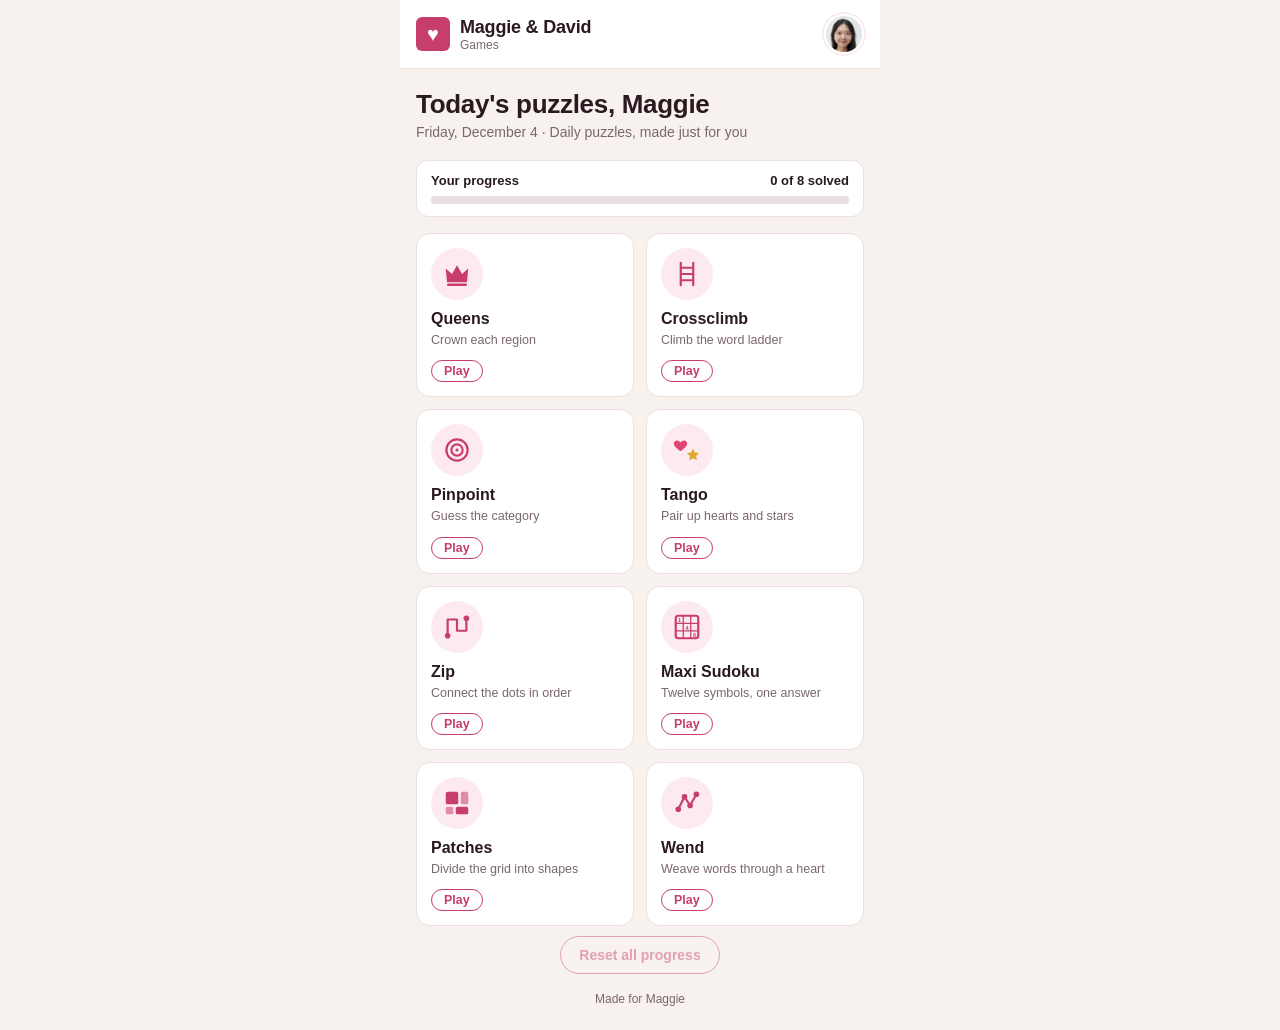
<file: index.html>
<!doctype html>
<html lang="en">
<head>
<meta charset="utf-8">
<meta name="viewport" content="width=device-width, initial-scale=1, viewport-fit=cover">
<meta name="theme-color" content="#ffffff">
<title>Games</title>
<link rel="stylesheet" href="assets/shared.css">
</head>
<body>
<div class="app">
  <header class="hubhead">
    <div class="logo" id="logo"></div>
    <div class="bn"><span id="bname"></span><small>Games</small></div>
    <img class="me" id="me" alt="" hidden>
  </header>
  <main>
    <section class="hero">
      <h1 id="h1">Today's puzzles</h1>
      <p id="sub"></p>
    </section>
    <section class="progress">
      <div class="row"><span>Your progress</span><span id="count"></span></div>
      <div class="bar"><i id="fill" style="width:0"></i></div>
    </section>
    <section class="cards" id="cards"></section>
    <div class="resetwrap"><button class="btn ghost small" id="resetAll">Reset all progress</button></div>
    <div class="foot" id="foot"></div>
  </main>
</div>
<script src="assets/theme.js"></script>
<script src="assets/shared.js"></script>
<script>
(function () {
  var T = GP.T;
  document.title = T.brand.name + ' Games';
  document.getElementById('logo').textContent = T.brand.letter;
  document.getElementById('bname').textContent = T.brand.name;
  document.getElementById('foot').textContent = T.brand.footer;
  var me = document.getElementById('me'), ph = T.players.photos || {};
  if (ph.you) { me.src = ph.you; me.alt = T.players.you; me.hidden = false; me.onerror = function () { me.hidden = true; }; }
  var d = new Date();
  document.getElementById('sub').textContent = d.toLocaleDateString(undefined, { weekday: 'long', month: 'long', day: 'numeric' }) + ' · ' + T.brand.tagline;

  var done = 0, box = document.getElementById('cards');
  T.games.forEach(function (g) {
    var rec = GP.store.get('done:' + g.id);
    if (rec) done++;
    var a = document.createElement('a');
    a.className = 'gcard' + (rec ? ' done' : '');
    a.href = g.file;
    a.innerHTML = '<div class="ic">' + GP.icons[g.id] + '</div><div class="nm">' + g.name + '</div><div class="tg">' + g.tag +
      '</div><span class="st">' + (rec ? '✓ ' + GP.fmt(rec.time) : 'Play') + '</span>';
    box.appendChild(a);
  });
  document.getElementById('h1').textContent = "Today's puzzles, " + T.players.you;
  document.getElementById('count').textContent = done + ' of ' + T.games.length + ' solved';
  document.getElementById('fill').style.width = (done / T.games.length * 100) + '%';

  // ---- global reset ----
  var rb = document.getElementById('resetAll');
  rb.disabled = done === 0;
  rb.style.opacity = done === 0 ? '.45' : '1';
  rb.onclick = function () {
    var m = GP.el('div', 'overlay modal');
    m.innerHTML = '<div class="sheet"><h1 style="font-size:22px;margin-top:0">Reset all progress?</h1>' +
      '<p class="sub">This clears every solved puzzle and time, so all ' + T.games.length + ' games start fresh.</p>' +
      '<div class="stack"><button class="btn danger block" id="rsAllOk">Reset everything</button><button class="btn ghost block" id="rsAllNo">Cancel</button></div></div>';
    document.body.appendChild(m);
    document.getElementById('rsAllNo').onclick = function () { m.remove(); };
    document.getElementById('rsAllOk').onclick = function () { GP.store.clearAll(); location.reload(); };
  };
})();
</script>
</body>
</html>
</file>
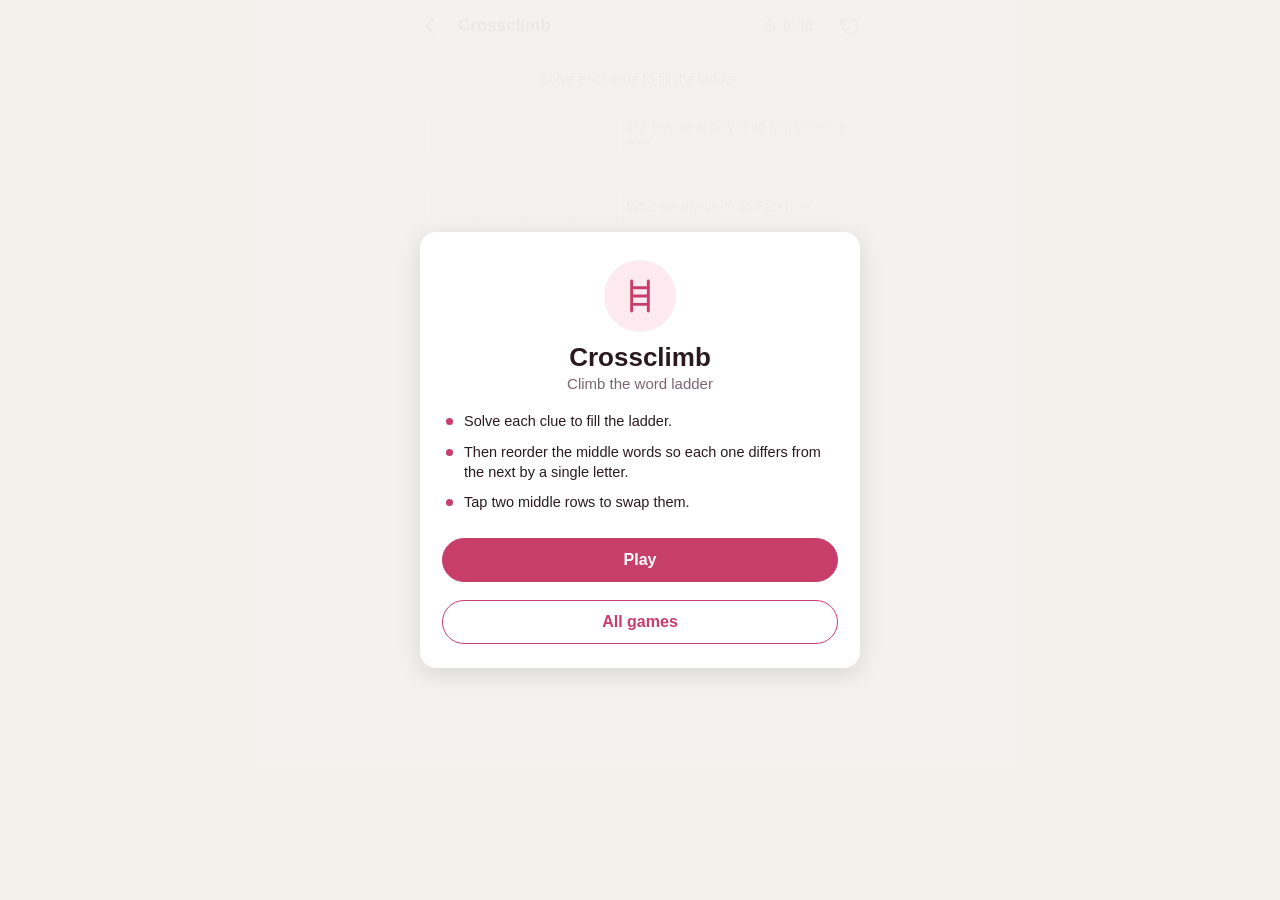
<file: crossclimb.html>
<!doctype html>
<html lang="en">
<head>
<meta charset="utf-8">
<meta name="viewport" content="width=device-width, initial-scale=1, viewport-fit=cover">
<title>Crossclimb</title>
<link rel="stylesheet" href="assets/shared.css">
<style>
  .ladder { display: grid; gap: 8px; max-width: 440px; margin: 0 auto; }
  .rung { display: flex; align-items: center; gap: 10px; padding: 8px 10px; background: var(--card); border: 1.5px solid var(--line); border-radius: 12px; cursor: pointer; }
  .rung .tiles { display: flex; gap: 6px; }
  .tile { width: 42px; height: 46px; display: grid; place-items: center; border-radius: 8px; border: 1.5px solid #cfcdc9; background: #fff; font-size: 22px; font-weight: 700; text-transform: uppercase; }
  .rung .clue { flex: 1; font-size: 12.5px; line-height: 1.25; color: var(--muted); }
  .rung.sel { border-color: var(--accent); box-shadow: 0 0 0 3px var(--accentSoft); }
  .rung.solved { background: var(--goodSoft); border-color: #b4dcc3; cursor: default; }
  .rung.solved .tile { background: #fff; border-color: #b4dcc3; }
  .rung.fixed { cursor: default; }
  .rung.swapsel { border-color: var(--accent); background: var(--accentSoft); }
  .rung.okpair .tile { border-color: var(--good); }
  .rung .lockic { color: var(--good); font-size: 16px; width: 18px; text-align: center; }
  .rung.reorder:not(.fixed) .clue::before { content: "⇅  "; color: var(--accent); font-weight: 700; }
  .entry { max-width: 440px; margin: 16px auto 0; }
  .entry .cl { font-size: 15px; font-weight: 600; margin: 0 0 8px; text-align: center; min-height: 20px; }
  .entry input { width: 100%; height: 50px; border: 1.5px solid var(--line); border-radius: 12px; padding: 0 14px; font-size: 20px; letter-spacing: 6px; text-transform: uppercase; text-align: center; background: #fff; font-weight: 700; }
  .entry input:focus { outline: none; border-color: var(--accent); box-shadow: 0 0 0 3px var(--accentSoft); }
  .banner { max-width: 440px; margin: 0 auto 12px; padding: 10px 14px; border-radius: 10px; background: var(--accentSoft); color: var(--accentDark); font-size: 14px; font-weight: 600; text-align: center; }
</style>
</head>
<body>
<div class="app">
  <div id="topbar"></div>
  <main class="main">
    <p class="instr" id="instr">Solve each clue to fill the ladder.</p>
    <div id="banner"></div>
    <div class="ladder" id="ladder"></div>
    <div class="entry" id="entry">
      <p class="cl" id="cl"></p>
      <input id="guess" type="text" autocomplete="off" autocorrect="off" autocapitalize="characters" spellcheck="false" enterkeyhint="done" aria-label="Your answer">
    </div>
  </main>
</div>
<script src="assets/theme.js"></script>
<script src="assets/shared.js"></script>
<script>
(function () {
  var L = GP.T.puzzles.crossclimb.ladder.map(function (x) { return { word: x.word.toUpperCase(), clue: x.clue }; });
  var LEN = L[0].word.length, n = L.length;
  var g = GP.init('crossclimb', { onStart: function () { selectRow(firstOpen()); input.focus(); } });

  // Display order: first and last stay put, the middle rows are shuffled (and never start in the right order).
  function shuffledOrder() {
    var mid = []; for (var i = 1; i < n - 1; i++) mid.push(i);
    var tries = 0;
    do {
      for (var j = mid.length - 1; j > 0; j--) { var k = Math.floor(Math.random() * (j + 1)); var t = mid[j]; mid[j] = mid[k]; mid[k] = t; }
      tries++;
    } while (tries < 20 && mid.every(function (m, idx) { return m === idx + 1; }));
    return [0].concat(mid, [n - 1]);
  }
  var order = shuffledOrder();                    // order[row] = index into L
  var solved = {};                                // solved[indexInL] = true
  var sel = null, swapFrom = null, phase = 1;
  var ladder = document.getElementById('ladder'), input = document.getElementById('guess'), clueEl = document.getElementById('cl');
  input.maxLength = LEN;

  function firstOpen() { for (var r = 0; r < n; r++) if (!solved[order[r]]) return r; return null; }
  function diffOne(a, b) { var d = 0; for (var i = 0; i < a.length; i++) if (a[i] !== b[i]) d++; return d === 1; }

  function render() {
    ladder.innerHTML = '';
    for (var r = 0; r < n; r++) {
      var item = L[order[r]], isSolved = !!solved[order[r]];
      var row = document.createElement('div');
      row.className = 'rung' + (isSolved ? ' solved' : '') + (phase === 1 && sel === r ? ' sel' : '') +
        (phase === 2 ? ' reorder' : '') + ((r === 0 || r === n - 1) && phase === 2 ? ' fixed' : '') +
        (phase === 2 && swapFrom === r ? ' swapsel' : '');
      row.dataset.r = r;
      var text = isSolved ? item.word : (phase === 1 && sel === r ? input.value.toUpperCase() : '');
      var tiles = '<div class="tiles">';
      for (var i = 0; i < LEN; i++) tiles += '<div class="tile">' + (text[i] || '') + '</div>';
      tiles += '</div>';
      row.innerHTML = tiles + '<div class="clue">' + item.clue + '</div>' + (phase === 2 && (r === 0 || r === n - 1) ? '<div class="lockic">🔒</div>' : '');
      ladder.appendChild(row);
    }
    if (phase === 2) {
      for (r = 0; r < n; r++) {
        var ok = (r > 0 && diffOne(L[order[r]].word, L[order[r - 1]].word)) || (r < n - 1 && diffOne(L[order[r]].word, L[order[r + 1]].word));
        if (ok) ladder.children[r].classList.add('okpair');
      }
    }
  }

  function selectRow(r) {
    if (phase !== 1 || r === null || solved[order[r]]) return;
    sel = r; input.value = ''; clueEl.textContent = L[order[r]].clue; render();
  }

  ladder.addEventListener('click', function (e) {
    if (!g.started || g.done) return;
    var row = e.target.closest('.rung'); if (!row) return;
    var r = +row.dataset.r;
    if (phase === 1) { selectRow(r); input.focus(); return; }
    if (r === 0 || r === n - 1) { GP.shake(row); return; }
    if (swapFrom === null) { swapFrom = r; render(); return; }
    if (swapFrom !== r) { var t = order[r]; order[r] = order[swapFrom]; order[swapFrom] = t; }
    swapFrom = null; render(); checkLadder();
  });

  input.addEventListener('input', function () {
    input.value = input.value.replace(/[^a-zA-Z]/g, '').toUpperCase();
    if (sel === null) return;
    if (input.value.length === LEN) {
      if (input.value === L[order[sel]].word) {
        solved[order[sel]] = true; input.value = '';
        var next = firstOpen();
        if (next === null) { startPhase2(); } else { selectRow(next); }
      } else {
        GP.shake(ladder.children[sel]); GP.shake(input);
        setTimeout(function () { input.value = ''; render(); }, 380);
      }
    }
    render();
  });

  function startPhase2() {
    phase = 2; sel = null; input.blur();
    document.getElementById('entry').style.display = 'none';
    document.getElementById('instr').textContent = 'Reorder the middle words so each differs from the next by one letter.';
    document.getElementById('banner').innerHTML = '<div class="banner">All clues solved. Tap two middle rows to swap them.</div>';
    render(); checkLadder();
  }
  function checkLadder() {
    if (phase !== 2) return;
    for (var r = 1; r < n; r++) if (!diffOne(L[order[r]].word, L[order[r - 1]].word)) return;
    g.win();
  }
  render();
})();
</script>
</body>
</html>
</file>
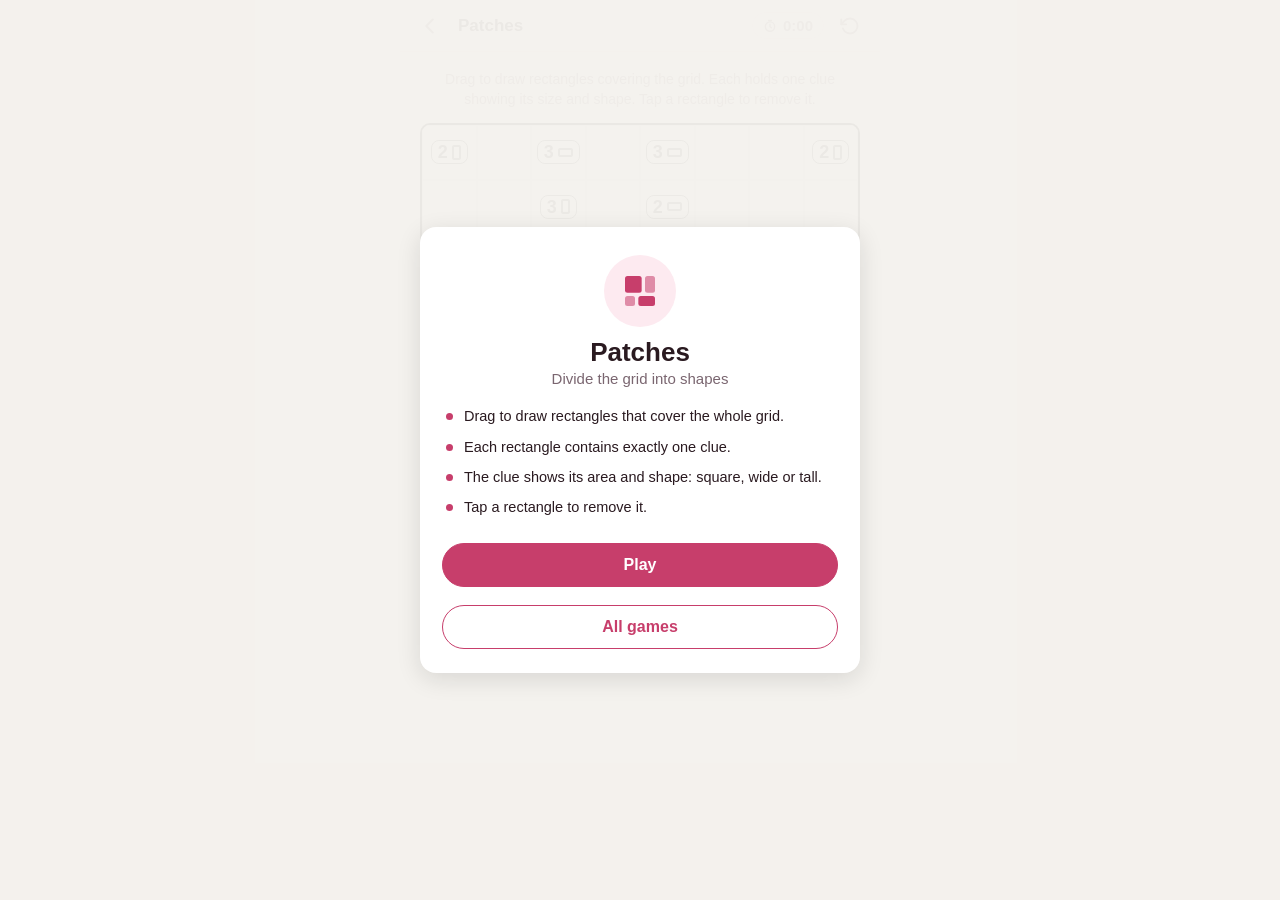
<file: patches.html>
<!doctype html>
<html lang="en">
<head>
<meta charset="utf-8">
<meta name="viewport" content="width=device-width, initial-scale=1, viewport-fit=cover">
<title>Patches</title>
<link rel="stylesheet" href="assets/shared.css">
<style>
  .pwrap { position: relative; width: 100%; aspect-ratio: 1; touch-action: none; border: 2px solid #111; border-radius: 10px; overflow: hidden; background: #fff; }
  .pgrid { position: absolute; inset: 0; display: grid; }
  .pcell { border: 1px solid #e3e1dd; }
  .layer { position: absolute; inset: 0; pointer-events: none; }
  .rect { position: absolute; border-radius: 8px; border: 2.5px solid rgba(0,0,0,.55); margin: 2px; box-sizing: border-box; }
  .rect.prev { border-style: dashed; background: rgba(10,102,194,.18) !important; }
  .rect.badp { background: rgba(204,16,22,.2) !important; border-color: var(--bad); }
  .clue { position: absolute; display: grid; place-items: center; }
  .clue .badge { display: flex; align-items: center; gap: 4px; padding: 2px 6px; border-radius: 8px; background: rgba(255,255,255,.92); border: 1.5px solid #333; font-weight: 800; font-size: clamp(13px, 4vw, 18px); line-height: 1; }
  .shapeic { display: inline-block; border: 2px solid #333; border-radius: 2px; }
  .shapeic.sq { width: 11px; height: 11px; }
  .shapeic.wide { width: 15px; height: 9px; }
  .shapeic.tall { width: 9px; height: 15px; }
  /* ---- solved: the pieces merge into a heart ---- */
  .pwrap.solved { border-color: transparent; background: #fff; }
  .pwrap.solved .pgrid { opacity: 0; transition: opacity .6s; }
  .pwrap.solved .clue { opacity: 0; transition: opacity .6s; }
  .pwrap.solved .rect { margin: 0; border-color: transparent; border-radius: 0; transition: background .9s ease, margin .6s, border-radius .6s; }
  .pwrap.solved .rect.heart { animation: beat 1.1s ease-in-out 1.0s 2; }
  @keyframes beat { 0%,100% { filter: none } 50% { filter: brightness(1.12) saturate(1.15) } }
  .legend { display: flex; gap: 14px; justify-content: center; margin: 12px 0 0; font-size: 12.5px; color: var(--muted); align-items: center; }
  .legend span { display: inline-flex; align-items: center; gap: 5px; }
</style>
</head>
<body>
<div class="app">
  <div id="topbar"></div>
  <main class="main">
    <p class="instr">Drag to draw rectangles covering the grid. Each holds one clue showing its size and shape. Tap a rectangle to remove it.</p>
    <div class="boardbox">
      <div class="pwrap noselect" id="wrap">
        <div class="pgrid" id="grid"></div>
        <div class="layer" id="rects"></div>
        <div class="layer" id="clues"></div>
      </div>
    </div>
    <div class="legend"><span><i class="shapeic sq"></i> square</span><span><i class="shapeic wide"></i> wide</span><span><i class="shapeic tall"></i> tall</span></div>
    <div class="toolbar"><button class="btn ghost" id="undo">Undo</button><button class="btn ghost" id="clear">Clear</button></div>
  </main>
</div>
<script src="assets/theme.js"></script>
<script src="assets/shared.js"></script>
<script>
(function () {
  var P = GP.T.puzzles.patches, N = P.size;
  var g = GP.init('patches');
  var PC = GP.T.puzzles.patchesColors, COLORS = PC.play, HEART = P.heart, solved = false;
  var clues = {}; P.clues.forEach(function (c) { clues[c[0] + ',' + c[1]] = { r: c[0], c: c[1], area: c[2], shape: c[3] }; });
  var rects = [], hist = [], anchor = null, preview = null, moved = false;
  function inHeart(R) { for (var r = R.top; r < R.top + R.h; r++) for (var c = R.left; c < R.left + R.w; c++) if (HEART[r][c] !== 'X') return false; return true; }

  var wrap = document.getElementById('wrap'), grid = document.getElementById('grid'), rectLayer = document.getElementById('rects'), clueLayer = document.getElementById('clues');
  grid.style.gridTemplateColumns = 'repeat(' + N + ', 1fr)';
  for (var i = 0; i < N * N; i++) { var d = document.createElement('div'); d.className = 'pcell'; grid.appendChild(d); }
  var pct = 100 / N;

  function place(el, r, c, h, w) {
    el.style.left = (c * pct) + '%'; el.style.top = (r * pct) + '%'; el.style.width = (w * pct) + '%'; el.style.height = (h * pct) + '%';
  }
  function shapeOf(h, w) { return h === w ? 'sq' : (w > h ? 'wide' : 'tall'); }

  // Draw clues once
  Object.keys(clues).forEach(function (k) {
    var q = clues[k], el = document.createElement('div'); el.className = 'clue'; place(el, q.r, q.c, 1, 1);
    el.innerHTML = '<span class="badge">' + q.area + '<i class="shapeic ' + q.shape + '"></i></span>';
    clueLayer.appendChild(el);
  });

  function validate(r0, c0, r1, c1) {
    var top = Math.min(r0, r1), left = Math.min(c0, c1), h = Math.abs(r1 - r0) + 1, w = Math.abs(c1 - c0) + 1;
    var found = [];
    for (var r = top; r < top + h; r++) for (var c = left; c < left + w; c++) if (clues[r + ',' + c]) found.push(clues[r + ',' + c]);
    var ok = found.length === 1 && found[0].area === h * w && found[0].shape === shapeOf(h, w);
    return { top: top, left: left, h: h, w: w, ok: ok };
  }
  function overlap(a, b) { return !(a.top + a.h <= b.top || b.top + b.h <= a.top || a.left + a.w <= b.left || b.left + b.w <= a.left); }

  function render() {
    rectLayer.innerHTML = '';
    rects.forEach(function (R, i) {
      var el = document.createElement('div'); el.className = 'rect'; place(el, R.top, R.left, R.h, R.w);
      if (solved) { var hh = inHeart(R); el.style.background = hh ? PC.heart : PC.off; if (hh) el.classList.add('heart'); }
      else el.style.background = COLORS[R.color % COLORS.length];
      rectLayer.appendChild(el);
    });
    if (preview) {
      var pe = document.createElement('div'); pe.className = 'rect prev' + (preview.ok ? '' : ' badp'); place(pe, preview.top, preview.left, preview.h, preview.w); rectLayer.appendChild(pe);
    }
    var covered = 0; rects.forEach(function (R) { covered += R.h * R.w; });
    if (covered === N * N && !solved) {
      solved = true; wrap.classList.add('solved');
      setTimeout(function () {                          // fade the pieces into heart colours
        var els = rectLayer.children;
        rects.forEach(function (R, i) { var hh = inHeart(R); els[i].style.background = hh ? PC.heart : PC.off; if (hh) els[i].classList.add('heart'); });
      }, 60);
      g.win(null, 2600);     // timer stops now; the sheet waits for the heart reveal
    }
  }

  function cellAt(e) {
    var b = wrap.getBoundingClientRect();
    var c = Math.floor((e.clientX - b.left) / b.width * N), r = Math.floor((e.clientY - b.top) / b.height * N);
    return [Math.max(0, Math.min(N - 1, r)), Math.max(0, Math.min(N - 1, c))];
  }
  function rectAt(r, c) { for (var i = 0; i < rects.length; i++) { var R = rects[i]; if (r >= R.top && r < R.top + R.h && c >= R.left && c < R.left + R.w) return i; } return -1; }

  wrap.addEventListener('pointerdown', function (e) {
    if (!g.started || g.done) return;
    anchor = cellAt(e); moved = false; preview = validate(anchor[0], anchor[1], anchor[0], anchor[1]); render(); e.preventDefault();
  });
  wrap.addEventListener('pointermove', function (e) {
    if (!anchor) return;
    var c = cellAt(e);
    if (c[0] !== anchor[0] || c[1] !== anchor[1]) moved = true;
    preview = validate(anchor[0], anchor[1], c[0], c[1]); render();
  });
  function finish(e, cancel) {
    if (!anchor) return;
    var a = anchor; anchor = null;
    var p = preview; preview = null;
    if (!cancel && p) {
      if (!moved) {                                    // a tap: remove the rectangle under the finger
        var i = rectAt(a[0], a[1]);
        if (i >= 0) { hist.push(JSON.stringify(rects)); rects.splice(i, 1); }
        else if (p.ok) { hist.push(JSON.stringify(rects)); rects.push({ top: p.top, left: p.left, h: p.h, w: p.w, color: rects.length }); }
      } else if (p.ok) {
        hist.push(JSON.stringify(rects));
        rects = rects.filter(function (R) { return !overlap(R, p); });
        rects.push({ top: p.top, left: p.left, h: p.h, w: p.w, color: Math.floor(Math.random() * COLORS.length) });
      } else { GP.shake(wrap); }
    }
    render();
  }
  wrap.addEventListener('pointerup', function (e) { finish(e, false); });
  wrap.addEventListener('pointercancel', function (e) { finish(e, true); });

  document.getElementById('undo').onclick = function () { if (g.done || !hist.length) return; rects = JSON.parse(hist.pop()); render(); };
  document.getElementById('clear').onclick = function () { if (g.done || !rects.length) return; hist.push(JSON.stringify(rects)); rects = []; render(); };
  render();
})();
</script>
</body>
</html>
</file>
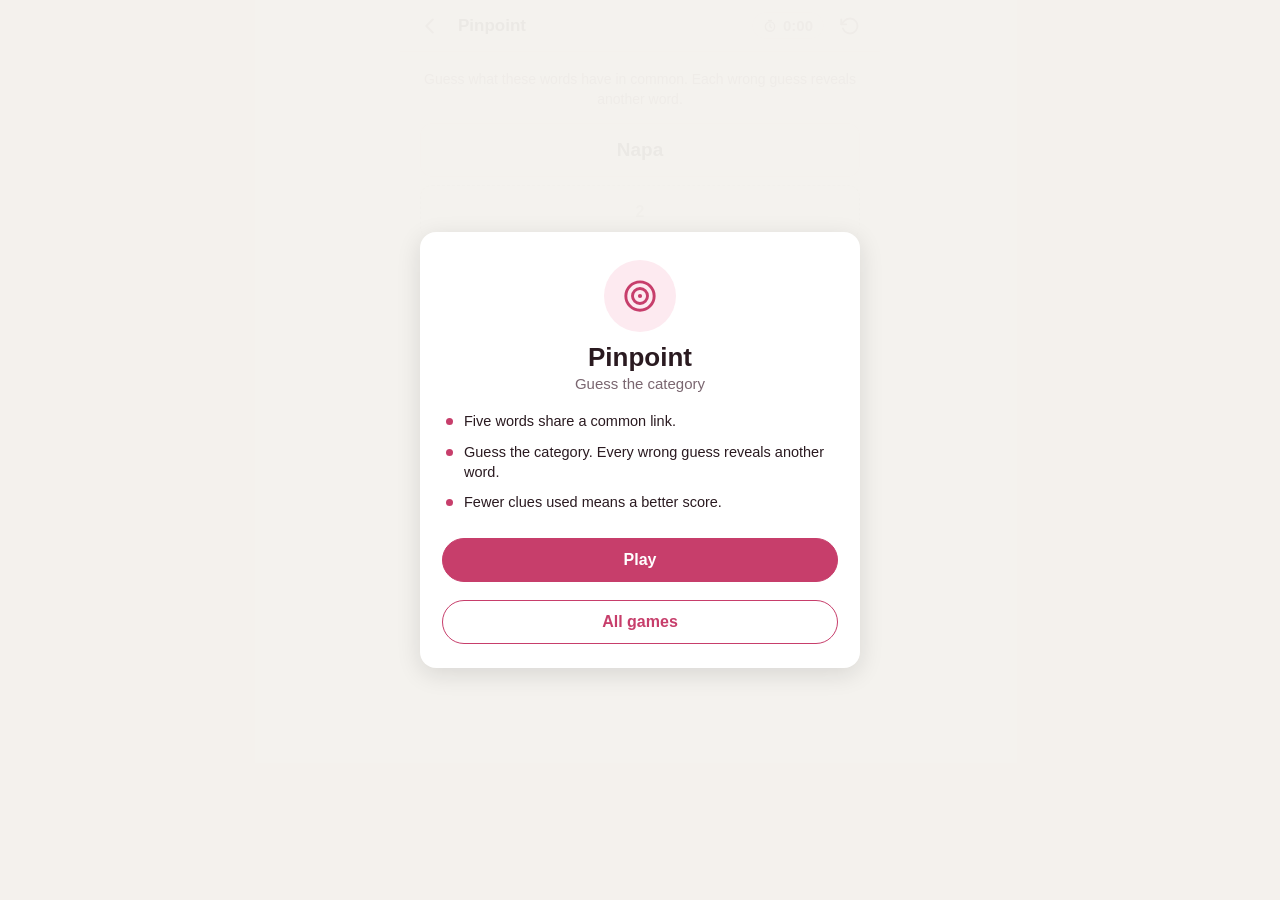
<file: pinpoint.html>
<!doctype html>
<html lang="en">
<head>
<meta charset="utf-8">
<meta name="viewport" content="width=device-width, initial-scale=1, viewport-fit=cover">
<title>Pinpoint</title>
<link rel="stylesheet" href="assets/shared.css">
<style>
  .round { text-align: center; font-size: 13px; font-weight: 600; color: var(--muted); margin: 0 0 10px; letter-spacing: .3px; text-transform: uppercase; }
  .cardlist { display: grid; gap: 8px; max-width: 440px; margin: 0 auto; }
  .pc { height: 54px; display: flex; align-items: center; justify-content: center; border-radius: 12px; border: 1.5px dashed #cfcdc9; color: #b5b3ae; font-weight: 600; background: rgba(255,255,255,.5); }
  .pc.show { background: #fff; border: 1.5px solid var(--line); color: var(--text); font-size: 19px; animation: pop .25s ease; }
  .pc.hit { background: var(--goodSoft); border-color: #b4dcc3; }
  @keyframes pop { from { transform: scale(.94); opacity: 0 } to { transform: none; opacity: 1 } }
  .guessbox { max-width: 440px; margin: 16px auto 0; display: flex; gap: 8px; }
  .guessbox input { flex: 1; height: 50px; border: 1.5px solid var(--line); border-radius: 12px; padding: 0 14px; font-size: 17px; background: #fff; }
  .guessbox input:focus { outline: none; border-color: var(--accent); box-shadow: 0 0 0 3px var(--accentSoft); }
  .guessbox .btn { padding: 0 20px; }
  .prev { max-width: 440px; margin: 12px auto 0; display: flex; flex-wrap: wrap; gap: 6px; justify-content: center; }
  .chip { padding: 4px 12px; border-radius: 999px; background: var(--badSoft); color: var(--bad); font-size: 13px; font-weight: 600; text-decoration: line-through; }
  .result { max-width: 440px; margin: 16px auto 0; padding: 14px; border-radius: 12px; text-align: center; font-size: 15px; line-height: 1.4; }
  .result.win { background: var(--goodSoft); color: var(--good); }
  .result.lose { background: var(--badSoft); color: var(--bad); }
  .result .btn { margin-top: 12px; }
</style>
</head>
<body>
<div class="app">
  <div id="topbar"></div>
  <main class="main">
    <p class="instr">Guess what these words have in common. Each wrong guess reveals another word.</p>
    <p class="round" id="round"></p>
    <div class="cardlist" id="cards"></div>
    <div class="guessbox" id="gbox"><input id="guess" type="text" autocomplete="off" autocorrect="off" spellcheck="false" placeholder="Type your guess" enterkeyhint="go"><button class="btn" id="go">Guess</button></div>
    <div class="prev" id="prev"></div>
    <div id="result"></div>
  </main>
</div>
<script src="assets/theme.js"></script>
<script src="assets/shared.js"></script>
<script>
(function () {
  var ROUNDS = GP.T.puzzles.pinpoint;
  var g = GP.init('pinpoint');
  var ri = 0, revealed = 1, wrong = [], over = false, scores = [];
  var cards = document.getElementById('cards'), input = document.getElementById('guess'), prev = document.getElementById('prev'),
      result = document.getElementById('result'), gbox = document.getElementById('gbox');
  function norm(s) { return s.toLowerCase().replace(/[^a-z0-9 ]/g, '').replace(/\s+/g, ' ').trim(); }

  function render() {
    var R = ROUNDS[ri];
    document.getElementById('round').textContent = ROUNDS.length > 1 ? 'Puzzle ' + (ri + 1) + ' of ' + ROUNDS.length : '';
    cards.innerHTML = '';
    R.words.forEach(function (w, i) {
      var d = document.createElement('div');
      d.className = 'pc' + (i < revealed ? ' show' : '') + (over && i < revealed ? ' hit' : '');
      d.textContent = i < revealed ? w : (i + 1);
      cards.appendChild(d);
    });
    prev.innerHTML = wrong.map(function (w) { return '<span class="chip">' + w.replace(/</g, '&lt;') + '</span>'; }).join('');
    gbox.style.display = over ? 'none' : 'flex';
  }

  function finishRound(won) {
    over = true; scores.push(won ? revealed : null);
    var R = ROUNDS[ri], last = ri === ROUNDS.length - 1;
    render();
    result.innerHTML = '<div class="result ' + (won ? 'win' : 'lose') + '">' +
      (won ? '<b>Correct!</b> ' + R.answer + ' · solved with ' + revealed + (revealed === 1 ? ' clue' : ' clues')
           : 'Out of clues. The answer was <b>' + R.answer + '</b>') +
      '<br><button class="btn" id="nextbtn">' + (last ? 'See my result' : 'Next puzzle') + '</button></div>';
    document.getElementById('nextbtn').onclick = function () {
      if (last) {
        var ok = scores.filter(function (s) { return s !== null; }).length;
        result.innerHTML = '';
        g.win(ROUNDS.length > 1 ? ok + ' of ' + ROUNDS.length + ' categories found' : null);
      } else { ri++; revealed = 1; wrong = []; over = false; result.innerHTML = ''; input.value = ''; render(); input.focus(); }
    };
  }

  function submit() {
    if (!g.started || g.done || over) return;
    var v = norm(input.value); if (!v) return;
    var R = ROUNDS[ri];
    var accepted = [R.answer].concat(R.accept || []).map(norm);
    var frag = (R.contains || []).some(function (f) { return v.indexOf(norm(f)) >= 0; });
    if (accepted.indexOf(v) >= 0 || frag) { finishRound(true); return; }
    wrong.push(input.value.trim()); input.value = ''; GP.shake(input);
    if (revealed >= R.words.length) { finishRound(false); } else { revealed++; render(); }
  }
  document.getElementById('go').onclick = submit;
  input.addEventListener('keydown', function (e) { if (e.key === 'Enter') submit(); });
  render();
})();
</script>
</body>
</html>
</file>
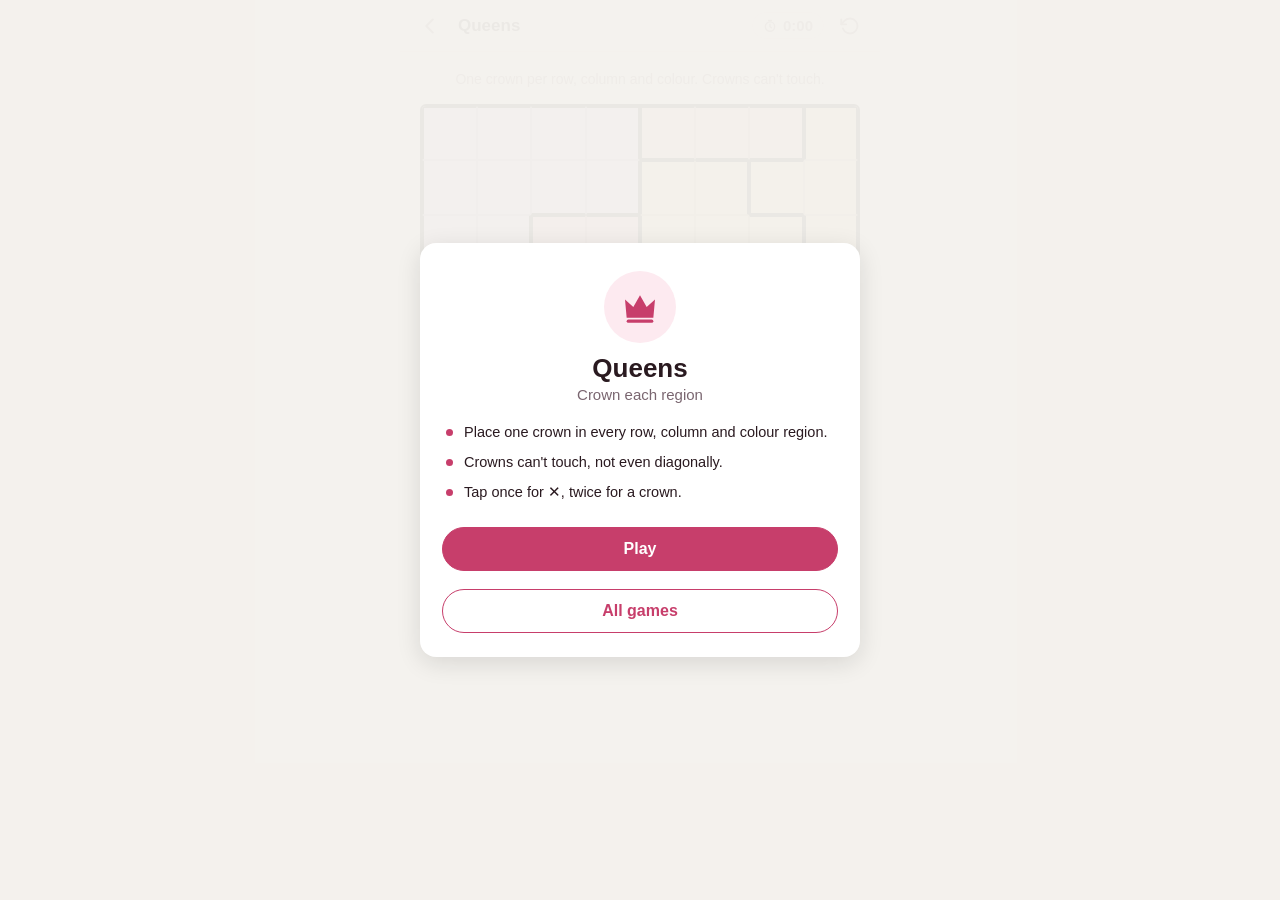
<file: queens.html>
<!doctype html>
<html lang="en">
<head>
<meta charset="utf-8">
<meta name="viewport" content="width=device-width, initial-scale=1, viewport-fit=cover">
<title>Queens</title>
<link rel="stylesheet" href="assets/shared.css">
<style>
  .qgrid { display: grid; width: 100%; aspect-ratio: 1; border: 2px solid #111; border-radius: 6px; overflow: hidden; background: #fff; }
  /* Cells are locked to equal fractions of the board (minmax(0,1fr)) and their contents are
     absolutely positioned, so adding a crown or ✕ can never change a cell's size. */
  .qc { position: relative; min-width: 0; min-height: 0; overflow: hidden; cursor: pointer; color: #222; }
  .qc svg { position: absolute; left: 15%; top: 15%; width: 70%; height: 70%; color: #111; }
  .qc .x { position: absolute; inset: 0; display: grid; place-items: center; font-weight: 600; opacity: .55; line-height: 1; font-size: clamp(14px, 5vw, 22px); }
  .qc.bad::after { content: ""; position: absolute; inset: 0; pointer-events: none;
    background: repeating-linear-gradient(45deg, rgba(204,16,22,.55) 0 3px, transparent 3px 8px); }
  .qc.bad svg { color: var(--bad); }
  .qc svg { color: #6b1d3a; }
</style>
</head>
<body>
<div class="app">
  <div id="topbar"></div>
  <main class="main">
    <p class="instr">One crown per row, column and colour. Crowns can't touch.</p>
    <div class="boardbox"><div id="board" class="qgrid noselect"></div></div>
    <div class="toolbar"><button class="btn ghost" id="undo">Undo</button><button class="btn ghost" id="clear">Clear</button></div>
  </main>
</div>
<script src="assets/theme.js"></script>
<script src="assets/shared.js"></script>
<script>
(function () {
  var P = GP.T.puzzles, REG = P.queens.regions, COL = P.queensColors, N = REG.length;
  var g = GP.init('queens');
  var st = [], hist = [], cells = [];
  for (var r = 0; r < N; r++) { st.push(new Array(N).fill(0)); }   // 0 empty, 1 mark, 2 crown

  var board = document.getElementById('board');
  board.style.gridTemplateColumns = 'repeat(' + N + ', minmax(0, 1fr))';
  board.style.gridTemplateRows = 'repeat(' + N + ', minmax(0, 1fr))';
  for (r = 0; r < N; r++) for (var c = 0; c < N; c++) {
    var d = document.createElement('div');
    d.className = 'qc'; d.style.background = COL[REG[r][c]];
    var thick = '2px solid #111', thin = '1px solid rgba(0,0,0,.22)';
    d.style.borderTop = (r === 0 || REG[r-1][c] !== REG[r][c]) ? thick : thin;
    d.style.borderLeft = (c === 0 || REG[r][c-1] !== REG[r][c]) ? thick : thin;
    d.style.borderRight = (c === N-1 || REG[r][c+1] !== REG[r][c]) ? thick : thin;
    d.style.borderBottom = (r === N-1 || REG[r+1][c] !== REG[r][c]) ? thick : thin;
    d.dataset.r = r; d.dataset.c = c;
    board.appendChild(d); cells.push(d);
  }

  function conflicts() {
    var q = [], bad = {};
    for (var r = 0; r < N; r++) for (var c = 0; c < N; c++) if (st[r][c] === 2) q.push([r, c]);
    q.forEach(function (a, i) {
      q.forEach(function (b, j) {
        if (i === j) return;
        var same = a[0] === b[0] || a[1] === b[1] || REG[a[0]][a[1]] === REG[b[0]][b[1]];
        var touch = Math.abs(a[0] - b[0]) <= 1 && Math.abs(a[1] - b[1]) <= 1;
        if (same || touch) { bad[a[0] + ',' + a[1]] = true; }
      });
    });
    return { q: q, bad: bad };
  }

  function render() {
    var res = conflicts();
    cells.forEach(function (d) {
      var r = +d.dataset.r, c = +d.dataset.c, v = st[r][c];
      d.innerHTML = v === 2 ? GP.CROWN : v === 1 ? '<span class="x">✕</span>' : '';
      d.classList.toggle('bad', !!res.bad[r + ',' + c]);
    });
    if (res.q.length === N && Object.keys(res.bad).length === 0) g.win();
  }

  board.addEventListener('click', function (e) {
    if (!g.started || g.done) return;
    var d = e.target.closest('.qc'); if (!d) return;
    var r = +d.dataset.r, c = +d.dataset.c;
    hist.push(JSON.stringify(st));
    st[r][c] = (st[r][c] + 1) % 3;
    render();
  });
  document.getElementById('undo').onclick = function () {
    if (g.done || !hist.length) return; st = JSON.parse(hist.pop()); render();
  };
  document.getElementById('clear').onclick = function () {
    if (g.done) return; hist.push(JSON.stringify(st));
    st = st.map(function (row) { return row.map(function () { return 0; }); }); render();
  };
  render();
})();
</script>
</body>
</html>
</file>
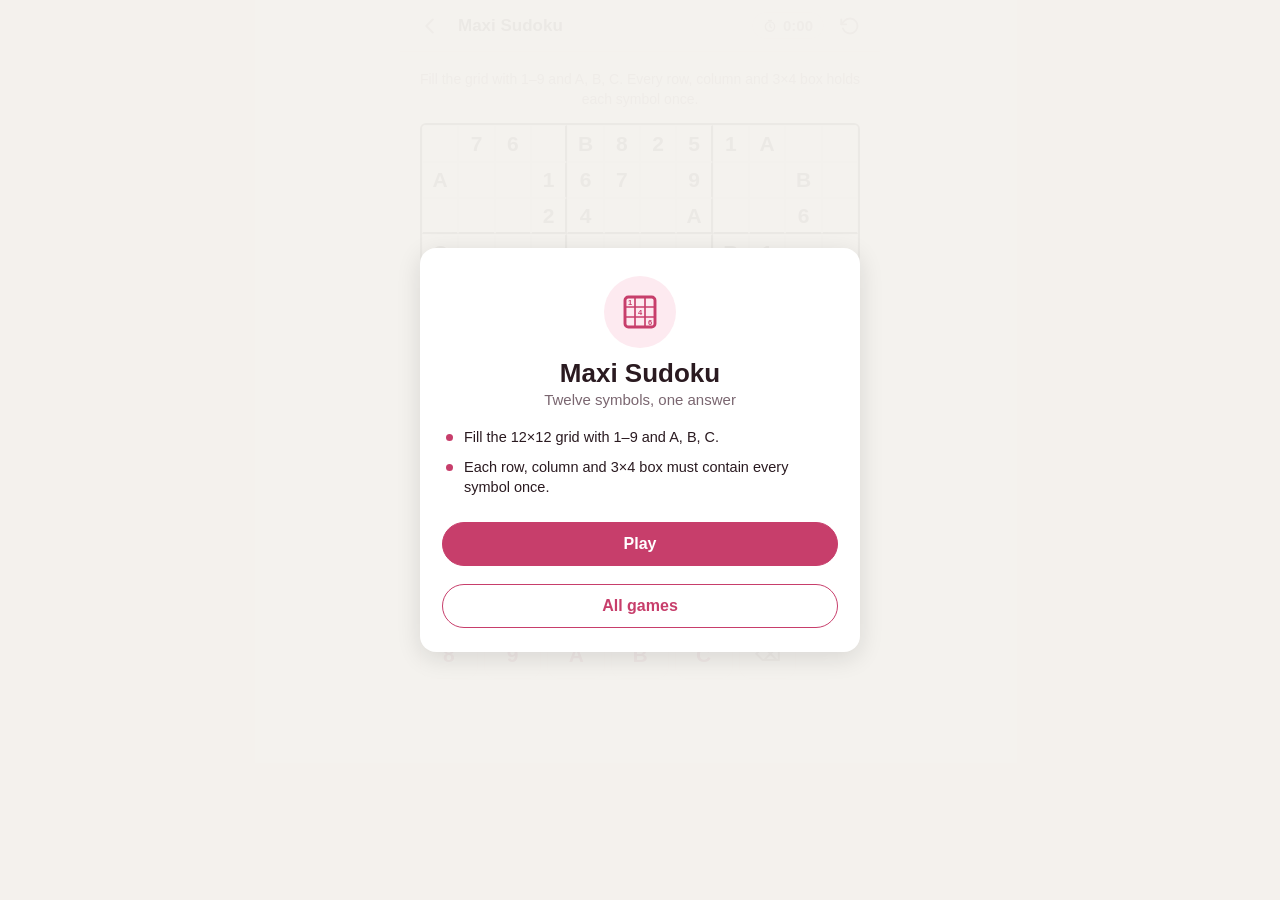
<file: sudoku.html>
<!doctype html>
<html lang="en">
<head>
<meta charset="utf-8">
<meta name="viewport" content="width=device-width, initial-scale=1, viewport-fit=cover">
<title>Maxi Sudoku</title>
<link rel="stylesheet" href="assets/shared.css">
<style>
  .sgrid { display: grid; grid-template-columns: repeat(12, minmax(0, 1fr)); grid-template-rows: repeat(12, minmax(0, 1fr));
    width: 100%; aspect-ratio: 1; border: 2.5px solid #2a1a20; border-radius: 6px; overflow: hidden; background: #fff; }
  .sc { position: relative; min-width: 0; min-height: 0; overflow: hidden; display: grid; place-items: center; line-height: 1;
    font-size: clamp(13px, 4.6vw, 21px); font-weight: 500; border: 1px solid #e4d9dc; cursor: pointer; color: var(--accentDark); }
  .sc.given { color: #2a1a20; font-weight: 700; background: #f7f0f2; }
  .sc.r-edge { border-right: 2.5px solid #2a1a20; }
  .sc.b-edge { border-bottom: 2.5px solid #2a1a20; }
  .sc.peer { background: var(--accentSoft); }
  .sc.same { background: #f8cfdc; }
  .sc.sel { background: #f2a9c0; box-shadow: inset 0 0 0 2px var(--accent); }
  .sc.bad { color: var(--bad); background: var(--badSoft); }
  .pad { display: grid; grid-template-columns: repeat(7, 1fr); gap: 6px; max-width: 440px; margin: 14px auto 0; }
  .pad button { height: 48px; border-radius: 12px; border: 1px solid var(--line); background: #fff; font-size: 21px; font-weight: 600; color: var(--accentDark); }
  .pad button:active { background: var(--accentSoft); }
  .pad button.er { font-size: 18px; color: var(--muted); }
</style>
</head>
<body>
<div class="app">
  <div id="topbar"></div>
  <main class="main">
    <p class="instr">Fill the grid with 1–9 and A, B, C. Every row, column and 3×4 box holds each symbol once.</p>
    <div class="boardbox"><div class="sgrid noselect" id="board"></div></div>
    <div class="pad" id="pad"></div>
  </main>
</div>
<script src="assets/theme.js"></script>
<script src="assets/shared.js"></script>
<script>
(function () {
  var puz = GP.T.puzzles.sudoku.puzzle, N = 12, BH = 3, BW = 4, SYM = ' 123456789ABC';
  var g = GP.init('sudoku');
  var v = puz.map(function (r) { return r.slice(); }), sel = null, cells = [];
  var board = document.getElementById('board');
  for (var r = 0; r < N; r++) for (var c = 0; c < N; c++) {
    var d = document.createElement('div'); d.dataset.r = r; d.dataset.c = c;
    cells[r * N + c] = d; board.appendChild(d);
  }
  var pad = document.getElementById('pad');
  for (var n = 1; n <= 12; n++) { var b = document.createElement('button'); b.textContent = SYM[n]; b.dataset.n = n; pad.appendChild(b); }
  var er = document.createElement('button'); er.className = 'er'; er.textContent = '⌫'; er.dataset.n = 0; pad.appendChild(er);

  function boxOf(r, c) { return [Math.floor(r / BH), Math.floor(c / BW)]; }
  function bad() {
    var out = {};
    for (var r = 0; r < N; r++) for (var c = 0; c < N; c++) {
      var x = v[r][c]; if (!x) continue;
      for (var r2 = 0; r2 < N; r2++) for (var c2 = 0; c2 < N; c2++) {
        if (r === r2 && c === c2 || v[r2][c2] !== x) continue;
        var b1 = boxOf(r, c), b2 = boxOf(r2, c2);
        if (r === r2 || c === c2 || (b1[0] === b2[0] && b1[1] === b2[1])) out[r * N + c] = true;
      }
    }
    return out;
  }
  function render() {
    var errs = bad(), full = true;
    for (var r = 0; r < N; r++) for (var c = 0; c < N; c++) {
      var d = cells[r * N + c], x = v[r][c], cls = 'sc';
      if (puz[r][c]) cls += ' given';
      if (c % BW === BW - 1 && c !== N - 1) cls += ' r-edge';
      if (r % BH === BH - 1 && r !== N - 1) cls += ' b-edge';
      if (sel) {
        var sr = sel[0], sc = sel[1], b1 = boxOf(r, c), b2 = boxOf(sr, sc);
        if (r === sr && c === sc) cls += ' sel';
        else if (v[sr][sc] && x === v[sr][sc]) cls += ' same';
        else if (r === sr || c === sc || (b1[0] === b2[0] && b1[1] === b2[1])) cls += ' peer';
      }
      if (errs[r * N + c]) cls += ' bad';
      d.className = cls; d.textContent = x ? SYM[x] : ''; if (!x) full = false;
    }
    if (full && !Object.keys(errs).length) g.win();
  }
  function setVal(n) {
    if (!sel || g.done || !g.started) return;
    if (puz[sel[0]][sel[1]]) { GP.shake(cells[sel[0] * N + sel[1]]); return; }
    v[sel[0]][sel[1]] = n; render();
  }
  board.addEventListener('click', function (e) {
    var d = e.target.closest('.sc'); if (!d || !g.started) return;
    sel = [+d.dataset.r, +d.dataset.c]; render();
  });
  pad.addEventListener('click', function (e) { var b = e.target.closest('button'); if (b) setVal(+b.dataset.n); });
  document.addEventListener('keydown', function (e) {
    var k = e.key.toUpperCase(), i = 'ABC'.indexOf(k);
    if (k.length === 1 && k >= '1' && k <= '9') setVal(+k);
    else if (k.length === 1 && i >= 0) setVal(10 + i);
    else if (e.key === 'Backspace' || e.key === 'Delete' || e.key === '0') setVal(0);
    else if (sel && e.key.indexOf('Arrow') === 0) {
      var dr = e.key === 'ArrowDown' ? 1 : e.key === 'ArrowUp' ? -1 : 0, dc = e.key === 'ArrowRight' ? 1 : e.key === 'ArrowLeft' ? -1 : 0;
      sel = [Math.max(0, Math.min(N - 1, sel[0] + dr)), Math.max(0, Math.min(N - 1, sel[1] + dc))]; render(); e.preventDefault();
    }
  });
  render();
})();
</script>
</body>
</html>
</file>
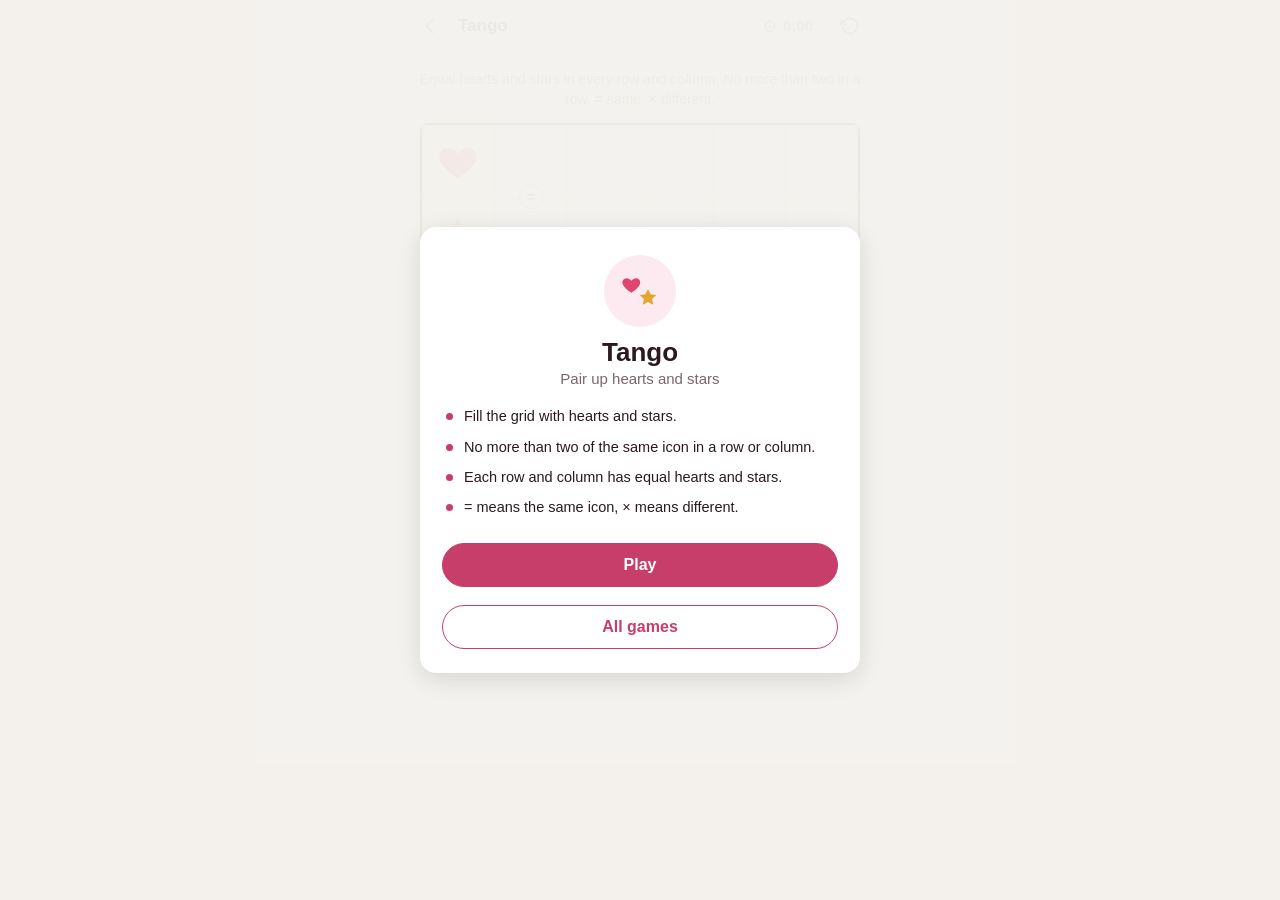
<file: tango.html>
<!doctype html>
<html lang="en">
<head>
<meta charset="utf-8">
<meta name="viewport" content="width=device-width, initial-scale=1, viewport-fit=cover">
<title>Tango</title>
<link rel="stylesheet" href="assets/shared.css">
<style>
  .tgrid { display: grid; width: 100%; aspect-ratio: 1; border: 2px solid #111; border-radius: 8px; background: #fff; position: relative; }
  .tc { position: relative; display: grid; place-items: center; border: 1px solid #d6d4d0; background: #fbfaf8; cursor: pointer; }
  .tc { min-width: 0; min-height: 0; overflow: visible; }
  .tc svg { position: absolute; left: 19%; top: 19%; width: 62%; height: 62%; }
  .tc.sun svg { color: #e0456f; }      /* value 0 = heart */
  .tc.moon svg { color: #e0a82e; }     /* value 1 = star  */
  .tc.lock { background: #ecebe7; cursor: default; }
  .tc.err { background: var(--badSoft); }
  .tc.err svg { color: var(--bad); }
  .mk { position: absolute; z-index: 3; width: 24px; height: 24px; margin: -12px 0 0 -12px; border-radius: 50%; background: #fff;
    border: 1.5px solid #8a8883; display: grid; place-items: center; font-size: 15px; font-weight: 700; line-height: 1; color: #333; pointer-events: none; }
  .mk.right { top: 50%; left: 100%; }
  .mk.bottom { top: 100%; left: 50%; }
  .mk.badc { border-color: var(--bad); color: var(--bad); background: var(--badSoft); }
</style>
</head>
<body>
<div class="app">
  <div id="topbar"></div>
  <main class="main">
    <p class="instr">Equal hearts and stars in every row and column. No more than two in a row. <b>=</b> same, <b>×</b> different.</p>
    <div class="boardbox"><div id="board" class="tgrid noselect"></div></div>
    <div class="toolbar"><button class="btn ghost" id="undo">Undo</button><button class="btn ghost" id="clear">Clear</button></div>
  </main>
</div>
<script src="assets/theme.js"></script>
<script src="assets/shared.js"></script>
<script>
(function () {
  var P = GP.T.puzzles.tango, N = 6;
  var g = GP.init('tango');
  var grid = [], lock = [], hist = [], cells = [], marks = [];
  for (var r = 0; r < N; r++) { grid.push(new Array(N).fill(-1)); lock.push(new Array(N).fill(false)); }
  P.givens.forEach(function (x) { grid[x[0]][x[1]] = x[2]; lock[x[0]][x[1]] = true; });

  var board = document.getElementById('board');
  board.style.gridTemplateColumns = 'repeat(' + N + ', minmax(0, 1fr))';
  board.style.gridTemplateRows = 'repeat(' + N + ', minmax(0, 1fr))';
  for (r = 0; r < N; r++) for (var c = 0; c < N; c++) {
    var d = document.createElement('div'); d.className = 'tc'; d.dataset.r = r; d.dataset.c = c;
    board.appendChild(d); cells[r * N + c] = d;
  }
  P.cons.forEach(function (k) {
    var horizontal = k[0] === k[2];
    var anchor = cells[k[0] * N + k[1]];
    var m = document.createElement('div');
    m.className = 'mk ' + (horizontal ? 'right' : 'bottom');
    m.textContent = k[4] === '=' ? '=' : '×';
    anchor.appendChild(m);
    marks.push({ el: m, k: k });
  });

  function errors() {
    var bad = {};
    function flag(r, c) { bad[r * N + c] = true; }
    for (var i = 0; i < N; i++) {
      [0, 1].forEach(function (dir) {                       // dir 0 = row i, dir 1 = column i
        var line = [], count = [0, 0];
        for (var j = 0; j < N; j++) { var v = dir ? grid[j][i] : grid[i][j]; line.push(v); if (v >= 0) count[v]++; }
        for (j = 0; j < N - 2; j++) if (line[j] >= 0 && line[j] === line[j+1] && line[j] === line[j+2])
          for (var t = 0; t < 3; t++) dir ? flag(j + t, i) : flag(i, j + t);
        [0, 1].forEach(function (val) {
          if (count[val] > N / 2) for (var j2 = 0; j2 < N; j2++) if (line[j2] === val) dir ? flag(j2, i) : flag(i, j2);
        });
      });
    }
    var badCons = [];
    P.cons.forEach(function (k, idx) {
      var a = grid[k[0]][k[1]], b = grid[k[2]][k[3]];
      if (a < 0 || b < 0) return;
      if ((k[4] === '=' && a !== b) || (k[4] === 'x' && a === b)) { flag(k[0], k[1]); flag(k[2], k[3]); badCons.push(idx); }
    });
    return { bad: bad, badCons: badCons };
  }

  function render() {
    var e = errors(), filled = 0;
    for (var r = 0; r < N; r++) for (var c = 0; c < N; c++) {
      var d = cells[r * N + c], v = grid[r][c];
      d.className = 'tc' + (v === 0 ? ' sun' : v === 1 ? ' moon' : '') + (lock[r][c] ? ' lock' : '') + (e.bad[r * N + c] ? ' err' : '');
      var svg = v === 0 ? GP.HEART : v === 1 ? GP.STAR : '';
      var holder = d.querySelector('.ic');
      if (!holder) { holder = document.createElement('span'); holder.className = 'ic'; holder.style.display = 'contents'; d.insertBefore(holder, d.firstChild); }
      holder.innerHTML = svg;
      if (v >= 0) filled++;
    }
    marks.forEach(function (m, idx) { m.el.classList.toggle('badc', e.badCons.indexOf(idx) >= 0); });
    if (filled === N * N && Object.keys(e.bad).length === 0) g.win();
  }

  board.addEventListener('click', function (ev) {
    if (!g.started || g.done) return;
    var d = ev.target.closest('.tc'); if (!d) return;
    var r = +d.dataset.r, c = +d.dataset.c;
    if (lock[r][c]) { GP.shake(d); return; }
    hist.push(JSON.stringify(grid));
    grid[r][c] = grid[r][c] === -1 ? 0 : grid[r][c] === 0 ? 1 : -1;
    render();
  });
  document.getElementById('undo').onclick = function () { if (g.done || !hist.length) return; grid = JSON.parse(hist.pop()); render(); };
  document.getElementById('clear').onclick = function () {
    if (g.done) return; hist.push(JSON.stringify(grid));
    for (var r = 0; r < N; r++) for (var c = 0; c < N; c++) if (!lock[r][c]) grid[r][c] = -1;
    render();
  };
  render();
})();
</script>
</body>
</html>
</file>
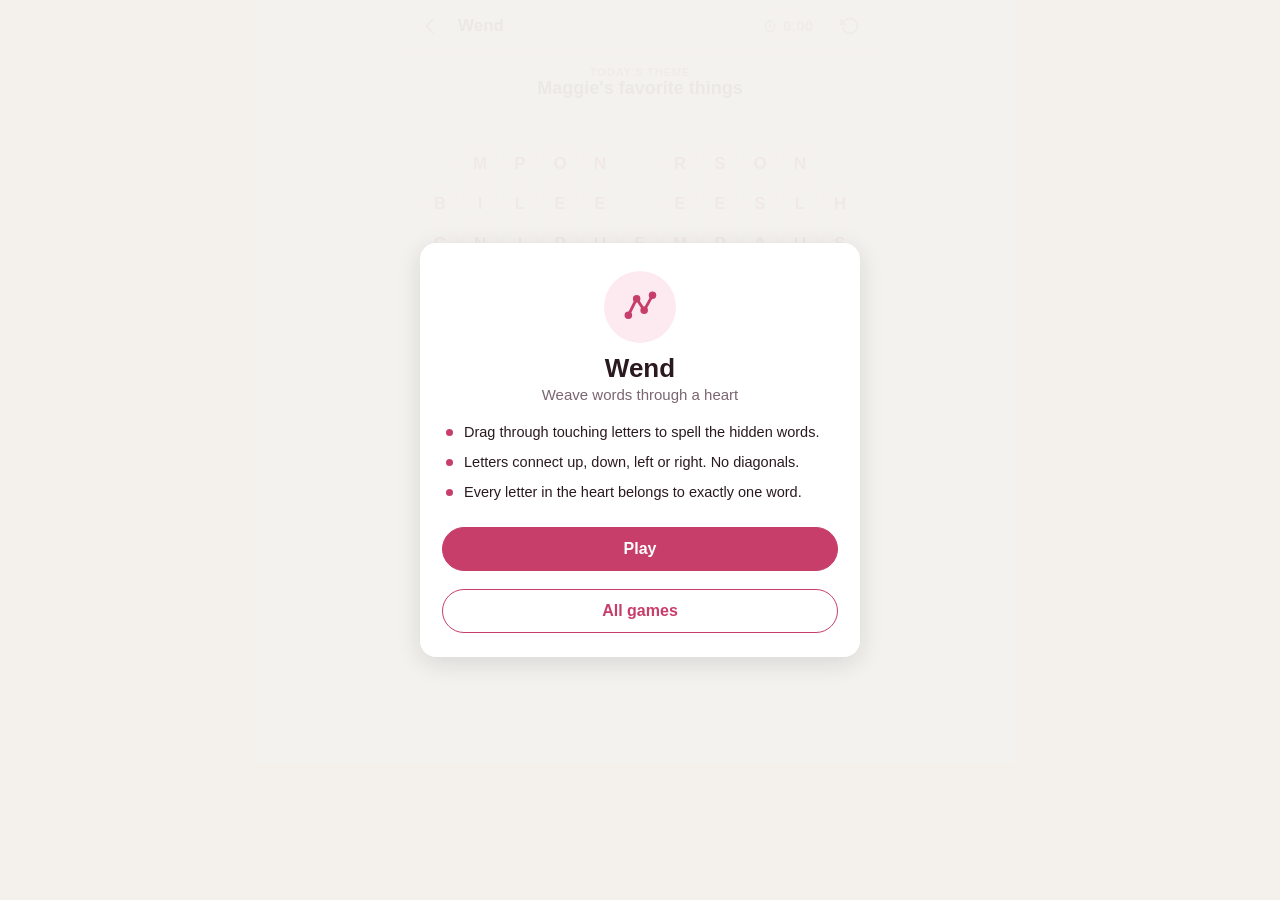
<file: wend.html>
<!doctype html>
<html lang="en">
<head>
<meta charset="utf-8">
<meta name="viewport" content="width=device-width, initial-scale=1, viewport-fit=cover">
<title>Wend</title>
<link rel="stylesheet" href="assets/shared.css">
<style>
  .theme { text-align: center; margin: 0 0 6px; }
  .theme small { display: block; font-size: 11.5px; letter-spacing: .6px; text-transform: uppercase; color: var(--muted); font-weight: 700; }
  .theme b { font-size: 18px; }
  .spell { height: 34px; text-align: center; font-size: 24px; font-weight: 800; letter-spacing: 4px; color: var(--accentDark); margin: 4px 0; }
  /* The board is a heart: cells marked "." in theme.js simply don't exist. */
  .wwrap { position: relative; width: 100%; touch-action: none; }
  .wgrid { position: absolute; inset: 0; display: grid; z-index: 1; }
  .wc { position: relative; min-width: 0; min-height: 0; display: grid; place-items: center; }
  .wc.blank { visibility: hidden; }
  .wc i { width: 88%; height: 88%; border-radius: 50%; display: grid; place-items: center; font-style: normal; font-weight: 800; line-height: 1;
    font-size: clamp(10px, 3.5vw, 17px); background: #fff; color: var(--accentDark); border: 1.5px solid #f1c3d1; transition: background .12s, color .12s; }
  .wc.sel i { background: var(--accent); color: #fff; border-color: var(--accent); }
  .wc.found i { color: #2a1a20; border-color: transparent; }
  .wsvg { position: absolute; inset: 0; width: 100%; height: 100%; pointer-events: none; z-index: 0; }   /* lines sit under the letter circles */
  .words { display: flex; flex-wrap: wrap; gap: 8px; justify-content: center; margin: 14px 0 0; }
  .slot { min-width: 84px; max-width: 100%; padding: 6px 12px; border-radius: 999px; border: 1.5px dashed #d5b7c1; font-weight: 700; font-size: 13px; letter-spacing: 2px; text-align: center; color: #d5b7c1; overflow-wrap: anywhere; }
  .slot.long { letter-spacing: .5px; font-size: 12px; }
  .slot.on { border-style: solid; color: #2a1a20; }
  .wwrap.won .wc i { animation: pulse 1.2s ease-in-out 2; }
  @keyframes pulse { 50% { transform: scale(1.08); } }
</style>
</head>
<body>
<div class="app">
  <div id="topbar"></div>
  <main class="main">
    <p class="theme"><small>Today's theme</small><b id="theme"></b></p>
    <div class="spell" id="spell"></div>
    <div class="boardbox">
      <div class="wwrap noselect" id="wrap">
        <svg class="wsvg" id="svg" xmlns="http://www.w3.org/2000/svg"></svg>
        <div class="wgrid" id="grid"></div>
      </div>
    </div>
    <div class="words" id="words"></div>
    <div class="toolbar"><button class="btn ghost" id="clear">Clear selection</button></div>
  </main>
</div>
<script src="assets/theme.js"></script>
<script src="assets/shared.js"></script>
<script>
(function () {
  var P = GP.T.puzzles.wend, ROWS = P.grid.length, COLS = P.grid[0].length;
  var g = GP.init('wend');
  document.getElementById('theme').textContent = P.theme;
  var targets = P.words.map(function (w) { return w.toUpperCase(); });
  var found = {};                                 // word -> {cells, color}
  var cellOwner = {};                             // "r,c" -> colour
  var path = [], dragging = false;

  var wrap = document.getElementById('wrap'), grid = document.getElementById('grid'), svg = document.getElementById('svg');
  wrap.style.aspectRatio = COLS + ' / ' + ROWS;
  grid.style.gridTemplateColumns = 'repeat(' + COLS + ', minmax(0, 1fr))';
  grid.style.gridTemplateRows = 'repeat(' + ROWS + ', minmax(0, 1fr))';
  svg.setAttribute('viewBox', '0 0 ' + COLS + ' ' + ROWS);          // 1 unit = 1 cell
  var cellEls = {};
  function isCell(r, c) { return r >= 0 && c >= 0 && r < ROWS && c < COLS && P.grid[r][c] !== '.'; }
  for (var r = 0; r < ROWS; r++) for (var c = 0; c < COLS; c++) {
    var d = document.createElement('div'); d.className = 'wc';
    if (P.grid[r][c] === '.') d.classList.add('blank'); else { d.innerHTML = '<i>' + P.grid[r][c] + '</i>'; cellEls[r + ',' + c] = d; }
    grid.appendChild(d);
  }
  var wordsBox = document.getElementById('words'), slots = {};
  targets.forEach(function (w) { var s = document.createElement('div'); s.className = 'slot' + (w.length > 12 ? ' long' : ''); s.textContent = w.replace(/./g, '•'); wordsBox.appendChild(s); slots[w] = s; });

  function key(p) { return p[0] + ',' + p[1]; }
  function spelled() { return path.map(function (p) { return P.grid[p[0]][p[1]]; }).join(''); }
  function centre(p) { return [p[1] + 0.5, p[0] + 0.5]; }
  function pts(cells) { return cells.map(function (p) { var q = centre(p); return q[0] + ',' + q[1]; }).join(' '); }

  function draw() {
    var s = '';
    Object.keys(found).forEach(function (w) {
      var f = found[w]; if (f.cells.length < 2) return;
      s += '<polyline fill="none" stroke="' + f.color + '" stroke-width="0.26" stroke-linecap="round" stroke-linejoin="round" points="' + pts(f.cells) + '"/>';
    });
    if (path.length > 1) s += '<polyline fill="none" stroke="' + GP.T.colors.accent + '" stroke-width="0.26" stroke-linecap="round" stroke-linejoin="round" points="' + pts(path) + '"/>';
    svg.innerHTML = s;
    Object.keys(cellEls).forEach(function (k) {
      var el = cellEls[k], i = el.firstChild;
      var sel = path.some(function (p) { return key(p) === k; });
      el.classList.toggle('sel', sel);
      el.classList.toggle('found', !!cellOwner[k]);
      i.style.background = cellOwner[k] && !sel ? cellOwner[k] : '';
    });
    document.getElementById('spell').textContent = spelled();
  }

  function cellAt(e) {
    var b = wrap.getBoundingClientRect();
    var x = (e.clientX - b.left) / b.width * COLS, y = (e.clientY - b.top) / b.height * ROWS;
    var c = Math.floor(x), r = Math.floor(y);
    if (!isCell(r, c)) return null;
    if (Math.hypot(x - (c + 0.5), y - (r + 0.5)) > 0.5) return null;   // stay near the middle of a letter
    return [r, c];
  }

  function addCell(cell) {
    if (!cell || cellOwner[key(cell)]) return;
    if (!path.length) { path.push(cell); draw(); return; }
    var last = path[path.length - 1];
    if (last[0] === cell[0] && last[1] === cell[1]) return;
    if (path.length > 1) { var pv = path[path.length - 2]; if (pv[0] === cell[0] && pv[1] === cell[1]) { path.pop(); draw(); return; } }
    if (Math.abs(last[0] - cell[0]) + Math.abs(last[1] - cell[1]) !== 1) return;     // up, down, left or right only: no diagonals
    if (path.some(function (p) { return p[0] === cell[0] && p[1] === cell[1]; })) return;
    path.push(cell); draw();
  }

  function submit() {
    var w = spelled();
    if (path.length >= 2 && targets.indexOf(w) >= 0 && !found[w]) {
      var color = P.colors[Object.keys(found).length % P.colors.length];
      found[w] = { cells: path.slice(), color: color };
      path.forEach(function (p) { cellOwner[key(p)] = color; });
      slots[w].textContent = w; slots[w].classList.add('on'); slots[w].style.background = color; slots[w].style.borderColor = 'transparent';
      path = []; draw();
      if (Object.keys(found).length === targets.length) {
        wrap.classList.add('won');
        g.win(null, 1400);
      }
    } else {
      if (path.length >= 2) GP.shake(wrap);
      path = []; draw();
    }
  }

  wrap.addEventListener('pointerdown', function (e) {
    if (!g.started || g.done) return;
    path = []; dragging = true; addCell(cellAt(e)); e.preventDefault();
  });
  wrap.addEventListener('pointermove', function (e) { if (dragging) addCell(cellAt(e)); });
  function up() { if (!dragging) return; dragging = false; submit(); }
  wrap.addEventListener('pointerup', up);
  wrap.addEventListener('pointercancel', function () { dragging = false; path = []; draw(); });
  document.getElementById('clear').onclick = function () { path = []; draw(); };
  draw();
})();
</script>
</body>
</html>
</file>
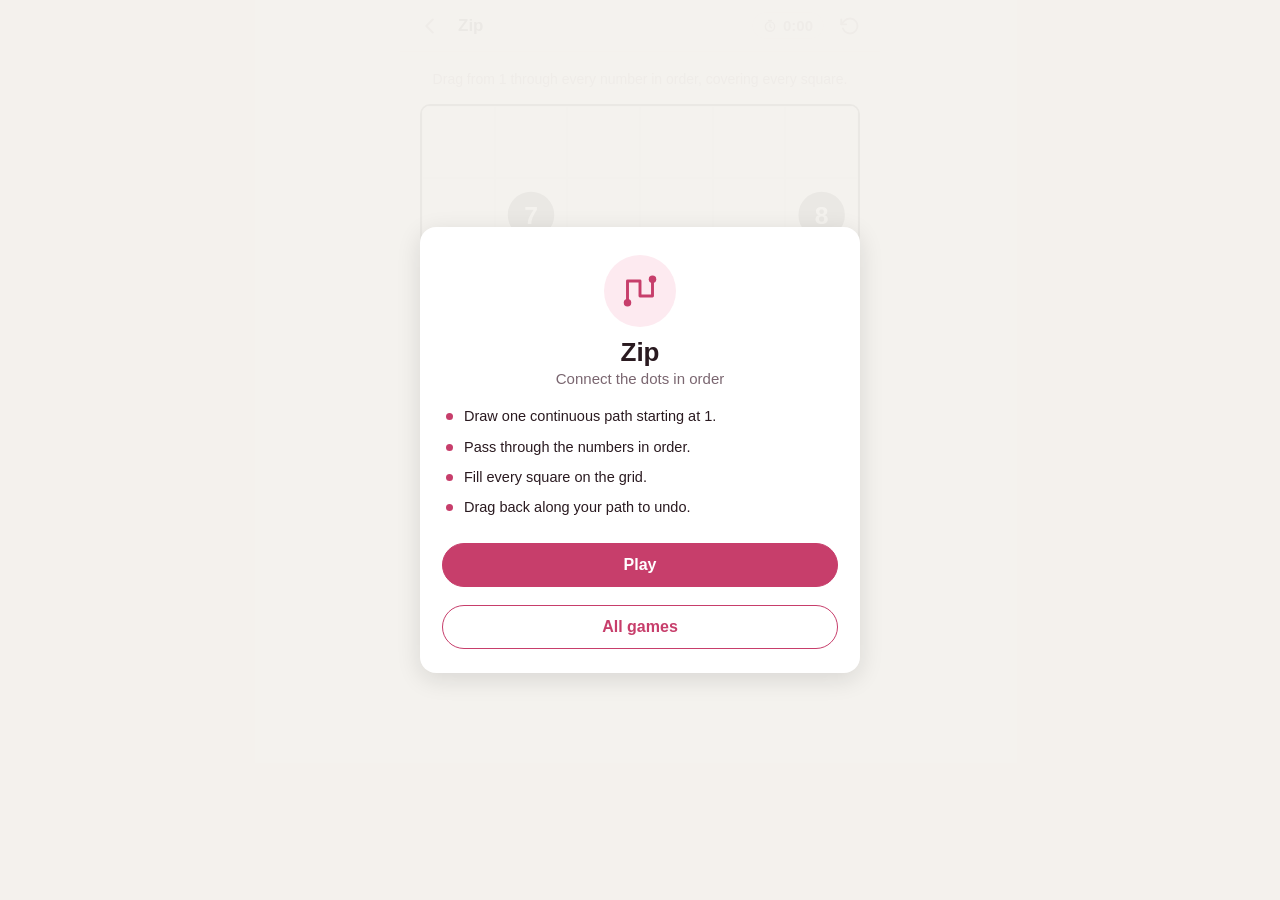
<file: zip.html>
<!doctype html>
<html lang="en">
<head>
<meta charset="utf-8">
<meta name="viewport" content="width=device-width, initial-scale=1, viewport-fit=cover">
<title>Zip</title>
<link rel="stylesheet" href="assets/shared.css">
<style>
  .zwrap { position: relative; width: 100%; aspect-ratio: 1; touch-action: none; border-radius: 10px; overflow: hidden; border: 2px solid #111; background: #fff; }
  .zgrid { position: absolute; inset: 0; display: grid; }
  .zc { border: 1px solid #e3e1dd; background: #fbfaf8; transition: background .12s; }
  .zc.on { background: var(--accentSoft); }
  .zsvg { position: absolute; inset: 0; width: 100%; height: 100%; pointer-events: none; }
  .meter { margin: 12px auto 0; max-width: 440px; font-size: 13px; color: var(--muted); text-align: center; }
</style>
</head>
<body>
<div class="app">
  <div id="topbar"></div>
  <main class="main">
    <p class="instr">Drag from 1 through every number in order, covering every square.</p>
    <div class="boardbox">
      <div class="zwrap noselect" id="wrap">
        <div class="zgrid" id="grid"></div>
        <svg class="zsvg" id="svg" xmlns="http://www.w3.org/2000/svg"></svg>
      </div>
    </div>
    <div class="meter" id="meter"></div>
    <div class="toolbar"><button class="btn ghost" id="undo">Undo</button><button class="btn ghost" id="clear">Reset</button></div>
  </main>
</div>
<script src="assets/theme.js"></script>
<script src="assets/shared.js"></script>
<script>
(function () {
  var P = GP.T.puzzles.zip, N = P.size, TOTAL = N * N;
  var g = GP.init('zip');
  var nums = {}, maxNum = 0;
  P.numbers.forEach(function (x) { nums[x[0] + ',' + x[1]] = x[2]; if (x[2] > maxNum) maxNum = x[2]; });
  var path = [], inPath = {}, dragging = false;

  var grid = document.getElementById('grid'), svg = document.getElementById('svg'), wrap = document.getElementById('wrap');
  grid.style.gridTemplateColumns = 'repeat(' + N + ', 1fr)';
  var cellEls = [];
  for (var i = 0; i < TOTAL; i++) { var d = document.createElement('div'); d.className = 'zc'; grid.appendChild(d); cellEls.push(d); }
  svg.setAttribute('viewBox', '0 0 ' + N + ' ' + N);

  function key(r, c) { return r + ',' + c; }
  function passed() { var n = 0; path.forEach(function (p) { if (nums[key(p[0], p[1])]) n++; }); return n; }

  function draw() {
    cellEls.forEach(function (d) { d.classList.remove('on'); });
    path.forEach(function (p) { cellEls[p[0] * N + p[1]].classList.add('on'); });
    var s = '';
    if (path.length > 1) {
      s += '<polyline fill="none" stroke="' + GP.T.colors.accent + '" stroke-width="0.42" stroke-linecap="round" stroke-linejoin="round" points="' +
        path.map(function (p) { return (p[1] + 0.5) + ',' + (p[0] + 0.5); }).join(' ') + '"/>';
    }
    if (path.length) {
      var h = path[path.length - 1];
      s += '<circle cx="' + (h[1] + 0.5) + '" cy="' + (h[0] + 0.5) + '" r="0.27" fill="' + GP.T.colors.accent + '"/>';
    }
    for (var k in nums) {
      var rc = k.split(','), r = +rc[0], c = +rc[1], reached = inPath[k];
      s += '<circle cx="' + (c + 0.5) + '" cy="' + (r + 0.5) + '" r="0.3" fill="' + (reached ? '#fff' : '#111') + '" stroke="#111" stroke-width="0.04"/>' +
        '<text x="' + (c + 0.5) + '" y="' + (r + 0.5) + '" text-anchor="middle" dominant-baseline="central" font-size="0.34" font-weight="700" fill="' + (reached ? '#111' : '#fff') + '" font-family="-apple-system,Segoe UI,Roboto,sans-serif">' + nums[k] + '</text>';
    }
    svg.innerHTML = s;
    document.getElementById('meter').textContent = path.length + ' / ' + TOTAL + ' squares · ' + passed() + ' / ' + (maxNum) + ' numbers';
  }

  function push(r, c) { path.push([r, c]); inPath[key(r, c)] = true; }
  function pop() { var p = path.pop(); delete inPath[key(p[0], p[1])]; }

  function check() {
    if (path.length === TOTAL) {
      var last = path[path.length - 1];
      if (nums[key(last[0], last[1])] === maxNum) { dragging = false; g.win(); }
    }
  }

  function cellAt(e) {
    var b = wrap.getBoundingClientRect();
    var c = Math.floor((e.clientX - b.left) / b.width * N), r = Math.floor((e.clientY - b.top) / b.height * N);
    if (r < 0 || c < 0 || r >= N || c >= N) return null;
    return [r, c];
  }

  function extendTo(cell) {
    if (!cell || !path.length) return;
    var last = path[path.length - 1];
    if (cell[0] === last[0] && cell[1] === last[1]) return;
    if (path.length > 1) {
      var prev = path[path.length - 2];
      if (prev[0] === cell[0] && prev[1] === cell[1]) { pop(); draw(); return; }
    }
    if (Math.abs(cell[0] - last[0]) + Math.abs(cell[1] - last[1]) !== 1) return;
    var k = key(cell[0], cell[1]);
    if (inPath[k]) return;
    if (nums[k] && nums[k] !== passed() + 1) return;
    if (passed() === maxNum) return;                               // already reached the final number
    push(cell[0], cell[1]); draw(); check();
  }

  wrap.addEventListener('pointerdown', function (e) {
    if (!g.started || g.done) return;
    var cell = cellAt(e); if (!cell) return;
    var k = key(cell[0], cell[1]);
    if (!path.length) { if (nums[k] !== 1) { GP.toast('Start on the number 1'); return; } push(cell[0], cell[1]); }
    else if (inPath[k]) { while (path.length && !(path[path.length-1][0] === cell[0] && path[path.length-1][1] === cell[1])) pop(); }
    else { extendTo(cell); }
    dragging = true; draw(); e.preventDefault();
  });
  wrap.addEventListener('pointermove', function (e) { if (dragging && !g.done) extendTo(cellAt(e)); });
  ['pointerup', 'pointercancel', 'pointerleave'].forEach(function (n) { wrap.addEventListener(n, function () { dragging = false; }); });

  document.getElementById('undo').onclick = function () { if (g.done || path.length < 1) return; pop(); draw(); };
  document.getElementById('clear').onclick = function () { if (g.done) return; while (path.length) pop(); draw(); };
  draw();
})();
</script>
</body>
</html>
</file>
<file: assets/shared.css>
/* Shared styles for every page. Colours come from CSS variables that
   shared.js fills in from theme.js, so the fallbacks below are only for safety. */
:root {
  --accent: #0a66c2; --accentDark: #004182; --accentSoft: #e8f1fb;
  --bg: #f4f2ee; --card: #fff; --text: #191919; --muted: #666; --line: #e0dfdc;
  --good: #057642; --goodSoft: #dff3e8; --bad: #cc1016; --badSoft: #fde6e7;
}
* { box-sizing: border-box; -webkit-tap-highlight-color: transparent; }
html, body { margin: 0; padding: 0; background: var(--bg); color: var(--text);
  font-family: -apple-system, BlinkMacSystemFont, "Segoe UI", Roboto, "Helvetica Neue", Arial, sans-serif;
  -webkit-text-size-adjust: 100%; }
body { min-height: 100vh; min-height: 100dvh; }
button { font: inherit; color: inherit; cursor: pointer; }
.app { max-width: 480px; margin: 0 auto; min-height: 100vh; min-height: 100dvh; display: flex; flex-direction: column; background: var(--bg); }
.main { flex: 1; padding: 14px 16px calc(24px + env(safe-area-inset-bottom)); }

/* ---------- top bar ---------- */
.topbar { position: sticky; top: 0; z-index: 20; display: flex; align-items: center; gap: 10px;
  height: 52px; padding: 0 12px; background: var(--card); border-bottom: 1px solid var(--line); }
.topbar .back { display: grid; place-items: center; width: 36px; height: 36px; border-radius: 50%;
  color: var(--muted); text-decoration: none; }
.topbar .back:active { background: var(--accentSoft); }
.topbar .ttl { font-weight: 600; font-size: 17px; flex: 1; }
.topbar .timer { font-variant-numeric: tabular-nums; font-weight: 600; font-size: 15px; color: var(--muted);
  display: flex; align-items: center; gap: 6px; padding: 4px 10px; border: 1px solid var(--line); border-radius: 999px; }

.instr { margin: 4px 2px 14px; font-size: 14px; line-height: 1.4; color: var(--muted); text-align: center; }

/* ---------- buttons ---------- */
.btn { display: inline-flex; align-items: center; justify-content: center; gap: 8px; min-height: 44px; padding: 0 24px;
  border-radius: 999px; border: 1.5px solid var(--accent); background: var(--accent); color: #fff;
  font-weight: 600; font-size: 16px; text-decoration: none; }
.btn:active { background: var(--accentDark); border-color: var(--accentDark); }
.btn.ghost { background: transparent; color: var(--accent); }
.btn.ghost:active { background: var(--accentSoft); }
.btn.block { width: 100%; }
.btn[disabled] { opacity: .45; pointer-events: none; }
.toolbar { display: flex; gap: 10px; justify-content: center; margin-top: 16px; }
.toolbar .btn { min-height: 38px; padding: 0 18px; font-size: 14px; }

/* ---------- overlays ---------- */
.overlay { position: fixed; inset: 0; z-index: 50; display: flex; align-items: center; justify-content: center;
  padding: 20px; background: rgba(244, 242, 238, .96); animation: fade .2s ease; }
.overlay.modal { background: rgba(0, 0, 0, .45); align-items: flex-end; padding: 0; }
.overlay .sheet { width: 100%; max-width: 440px; background: var(--card); border-radius: 16px; padding: 28px 22px 24px;
  text-align: center; box-shadow: 0 6px 24px rgba(0,0,0,.12); }
.overlay.modal .sheet { max-width: 480px; border-radius: 20px 20px 0 0; padding-bottom: calc(24px + env(safe-area-inset-bottom));
  animation: rise .25s ease; }
.sheet .gicon { width: 72px; height: 72px; margin: 0 auto 10px; border-radius: 50%; background: var(--accentSoft);
  display: grid; place-items: center; color: var(--accent); }
.sheet .gicon svg { width: 40px; height: 40px; }
.sheet h1 { margin: 6px 0 2px; font-size: 26px; }
.sheet .sub { color: var(--muted); font-size: 15px; margin: 0 0 14px; }
.sheet ul { text-align: left; margin: 0 0 20px; padding: 0; list-style: none; }
.sheet li { position: relative; padding: 5px 0 5px 22px; font-size: 14.5px; line-height: 1.4; }
.sheet li::before { content: ""; position: absolute; left: 4px; top: 12px; width: 7px; height: 7px; border-radius: 50%; background: var(--accent); }
.sheet .done-chip { display: inline-block; margin: 0 0 14px; padding: 4px 12px; border-radius: 999px; background: var(--goodSoft); color: var(--good); font-weight: 600; font-size: 13px; }
.sheet .stack { display: grid; gap: 10px; margin-top: 18px; }
.sheet .big { font-size: 40px; font-weight: 700; font-variant-numeric: tabular-nums; margin: 6px 0 0; }
.sheet .extra { color: var(--muted); font-size: 14px; margin: 4px 0 0; }
@keyframes fade { from { opacity: 0 } to { opacity: 1 } }
@keyframes rise { from { transform: translateY(40px); opacity: 0 } to { transform: none; opacity: 1 } }
@keyframes shake { 0%,100% { transform: translateX(0) } 20%,60% { transform: translateX(-6px) } 40%,80% { transform: translateX(6px) } }
.shake { animation: shake .35s ease; }
.confetti i { position: fixed; top: -16px; z-index: 60; width: 8px; height: 14px; border-radius: 2px; opacity: .95; animation: fall 2.4s linear forwards; }
@keyframes fall { to { transform: translateY(105vh) rotate(540deg); } }

.toast { position: fixed; left: 50%; bottom: calc(24px + env(safe-area-inset-bottom)); transform: translateX(-50%); z-index: 70;
  background: #222; color: #fff; padding: 10px 16px; border-radius: 10px; font-size: 14px; max-width: 90%; text-align: center; }

/* ---------- hub ---------- */
.hubhead { display: flex; align-items: center; gap: 10px; padding: 14px 16px; background: var(--card); border-bottom: 1px solid var(--line); }
.logo { width: 34px; height: 34px; border-radius: 6px; background: var(--accent); color: #fff; display: grid; place-items: center; font-weight: 800; font-size: 20px; }
.hubhead .bn { font-weight: 700; font-size: 18px; letter-spacing: -.2px; }
.hubhead .bn small { display: block; font-weight: 500; font-size: 12px; color: var(--muted); letter-spacing: 0; }
.hero { padding: 20px 16px 6px; }
.hero h1 { margin: 0; font-size: 26px; letter-spacing: -.3px; }
.hero p { margin: 4px 0 0; color: var(--muted); font-size: 14px; }
.progress { margin: 14px 16px 4px; padding: 12px 14px; background: var(--card); border: 1px solid var(--line); border-radius: 12px; }
.progress .row { display: flex; justify-content: space-between; font-size: 13px; font-weight: 600; margin-bottom: 8px; }
.progress .bar { height: 8px; border-radius: 999px; background: var(--line); overflow: hidden; }
.progress .bar i { display: block; height: 100%; background: var(--good); border-radius: 999px; transition: width .4s; }
.cards { display: grid; grid-template-columns: 1fr 1fr; gap: 12px; padding: 12px 16px 8px; }
.gcard { position: relative; display: flex; flex-direction: column; gap: 4px; padding: 14px; background: var(--card);
  border: 1px solid var(--line); border-radius: 14px; text-decoration: none; color: inherit; min-height: 150px; }
.gcard:active { transform: scale(.985); }
.gcard .ic { width: 52px; height: 52px; border-radius: 50%; background: var(--accentSoft); color: var(--accent); display: grid; place-items: center; margin-bottom: 6px; }
.gcard .ic svg { width: 30px; height: 30px; }
.gcard .nm { font-weight: 700; font-size: 16px; }
.gcard .tg { font-size: 12.5px; color: var(--muted); line-height: 1.3; flex: 1; }
.gcard .st { margin-top: 8px; align-self: flex-start; padding: 3px 12px; border-radius: 999px; font-size: 12.5px; font-weight: 600;
  border: 1.5px solid var(--accent); color: var(--accent); }
.gcard.done .st { border-color: var(--good); background: var(--goodSoft); color: var(--good); }
.foot { text-align: center; color: var(--muted); font-size: 12px; padding: 18px 16px calc(24px + env(safe-area-inset-bottom)); }

/* ---------- generic board helpers ---------- */
.noselect { user-select: none; -webkit-user-select: none; -webkit-touch-callout: none; }
.boardbox { width: 100%; max-width: 440px; margin: 0 auto; }

/* ---------- leaderboard ---------- */
.overlay.modal .sheet { max-height: 94vh; overflow-y: auto; }
.lb { margin: 14px 0 0; text-align: left; }
.lb .beat { margin: 0 0 10px; padding: 9px 12px; border-radius: 10px; background: var(--accentSoft); color: var(--accentDark); font-weight: 600; font-size: 14px; text-align: center; }
.lb .lbt { font-size: 12px; font-weight: 700; letter-spacing: .6px; text-transform: uppercase; color: var(--muted); margin: 0 0 6px; }
.lb ol { list-style: none; margin: 0; padding: 0; border: 1px solid var(--line); border-radius: 12px; overflow: hidden; }
.lb li { display: flex; align-items: center; gap: 10px; padding: 10px 12px; font-size: 15px; background: #fff; }
.lb li + li { border-top: 1px solid var(--line); }
.lb li.first { background: #fff8e6; }
.lb li.first .rk::after { content: " 👑"; }
.lb li.you { background: var(--accentSoft); font-weight: 700; }
.lb .rk { width: 28px; font-weight: 700; color: var(--muted); white-space: nowrap; }
.lb .nm { flex: 1; }
.lb .tm { font-variant-numeric: tabular-nums; font-weight: 600; }
.lbcard { margin: 12px 16px 0; padding: 14px; background: var(--card); border: 1px solid var(--line); border-radius: 12px; }
.lbcard .lb { margin: 0; }
.lbcard h2 { margin: 0 0 8px; font-size: 15px; }

.lb li::before { content: none; }
.lb li { padding: 10px 12px; }
.lbcard .lbt { display: none; }

/* ---------- restart button in the top bar ---------- */
.topbar .rst { display: grid; place-items: center; width: 36px; height: 36px; margin-left: -2px; border: 0; border-radius: 50%; background: transparent; color: var(--muted); }
.topbar .rst:active { background: var(--accentSoft); color: var(--accent); }

/* ---------- profile pictures ---------- */
.av { width: 34px; height: 34px; border-radius: 50%; object-fit: cover; flex: none; border: 2px solid #fff; box-shadow: 0 0 0 1px var(--line); }
.lb li { gap: 10px; }
.lb .rk { width: auto; min-width: 22px; }
.hubhead .me { margin-left: auto; width: 40px; height: 40px; border-radius: 50%; object-fit: cover; border: 2px solid #fff; box-shadow: 0 0 0 2px var(--accentSoft); }
.resetwrap { text-align: center; padding: 2px 16px 0; }
.btn.small { min-height: 38px; padding: 0 18px; font-size: 14px; }
.btn.danger { background: var(--bad); border-color: var(--bad); }
.btn.danger:active { filter: brightness(.9); }
.lb .rk { width: 44px; min-width: 44px; }
</file>
